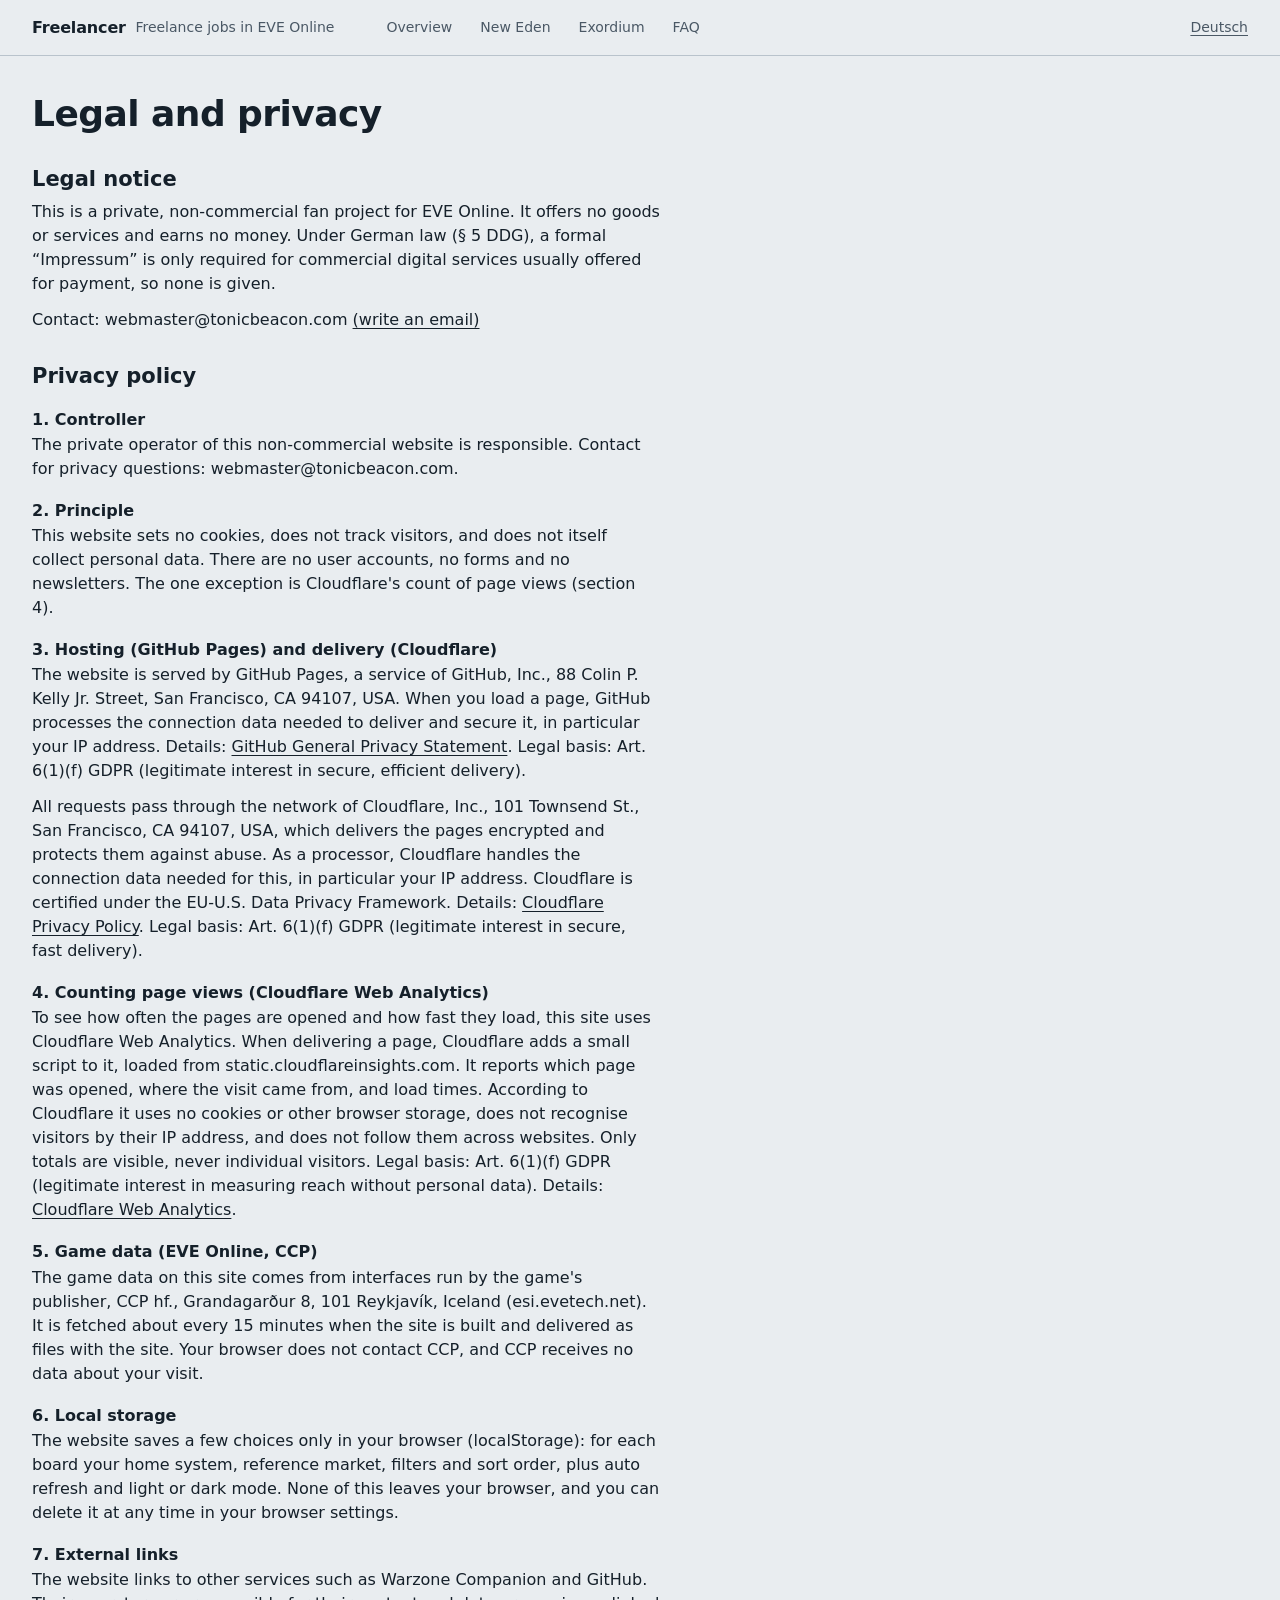
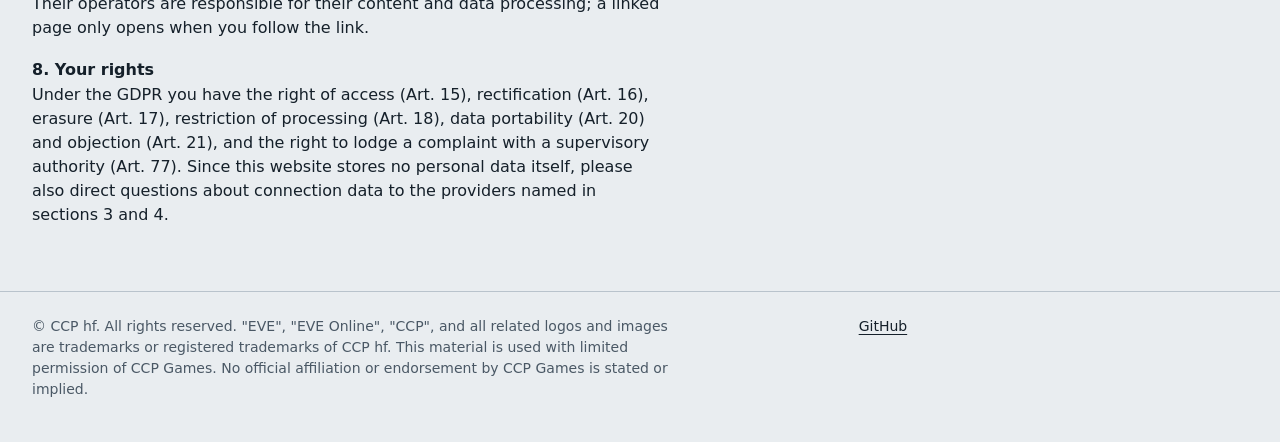
<file: legal/index.html>
<!DOCTYPE html>
<!-- Generated from src/ by tools/build_pages.py. Do not edit by hand. -->
<html lang="en">
<head>
<meta charset="UTF-8">
<meta name="viewport" content="width=device-width, initial-scale=1.0">
<title>Legal and privacy: Freelancer</title>
<meta name="description" content="Legal notice and privacy policy of the Freelancer board.">
<meta name="robots" content="noindex">
<link rel="canonical" href="https://freelancer.tonicdock.com/legal/">
<link rel="alternate" hreflang="en" href="https://freelancer.tonicdock.com/legal/">
<link rel="alternate" hreflang="de" href="https://freelancer.tonicdock.com/de/legal/">
<link rel="alternate" hreflang="x-default" href="https://freelancer.tonicdock.com/legal/">
<meta name="color-scheme" content="light dark">
<meta http-equiv="Content-Security-Policy" content="default-src 'self'; style-src 'self'; script-src https://static.cloudflareinsights.com; base-uri 'none'; form-action 'none';">
<link rel="icon" href="/favicon.svg" type="image/svg+xml">
<link rel="stylesheet" href="/css/app.css">
</head>
<body>
<a class="skip" href="#main" data-i18n="skip">Skip to content</a>

<header class="top">
  <a class="mark" href="/"><b>Freelancer</b> <span data-i18n="site_for">Freelance jobs in EVE Online</span></a>
  <nav class="tabs" data-i18n-aria="nav_label" aria-label="Pages">
    <a href="/" data-i18n="nav_dashboard">Overview</a>
    <a href="/new-eden/" data-i18n="nav_new_eden">New Eden</a>
    <a href="/exordium/" data-i18n="nav_exordium">Exordium</a>
    <a href="/faq/" data-i18n="nav_faq">FAQ</a>
  </nav>
  <div class="top-meta">
    <a class="lang" href="/de/legal/" hreflang="de" lang="de" data-i18n="lang_other">Deutsch</a>
  </div>
</header>

<main class="main legal" id="main">
  <h1>Legal and privacy</h1>

  <h2>Legal notice</h2>
  <p>This is a private, non-commercial fan project for EVE Online. It offers no goods or services and earns no money. Under German law (§ 5 DDG), a formal “Impressum” is only required for commercial digital services usually offered for payment, so none is given.</p>
  <p>Contact: webmaster@tonicbeacon.com <a href="mailto:webmaster@tonicbeacon.com">(write an email)</a></p>

  <h2>Privacy policy</h2>

  <h3>1. Controller</h3>
  <p>The private operator of this non-commercial website is responsible. Contact for privacy questions: webmaster@tonicbeacon.com.</p>

  <h3>2. Principle</h3>
  <p>This website sets no cookies, does not track visitors, and does not itself collect personal data. There are no user accounts, no forms and no newsletters. The one exception is Cloudflare's count of page views (section 4).</p>

  <h3>3. Hosting (GitHub Pages) and delivery (Cloudflare)</h3>
  <p>The website is served by GitHub Pages, a service of GitHub, Inc., 88 Colin P. Kelly Jr. Street, San Francisco, CA 94107, USA. When you load a page, GitHub processes the connection data needed to deliver and secure it, in particular your IP address. Details: <a href="https://docs.github.com/en/site-policy/privacy-policies/github-general-privacy-statement">GitHub General Privacy Statement</a>. Legal basis: Art. 6(1)(f) GDPR (legitimate interest in secure, efficient delivery).</p>
  <p>All requests pass through the network of Cloudflare, Inc., 101 Townsend St., San Francisco, CA 94107, USA, which delivers the pages encrypted and protects them against abuse. As a processor, Cloudflare handles the connection data needed for this, in particular your IP address. Cloudflare is certified under the EU-U.S. Data Privacy Framework. Details: <a href="https://www.cloudflare.com/privacypolicy/">Cloudflare Privacy Policy</a>. Legal basis: Art. 6(1)(f) GDPR (legitimate interest in secure, fast delivery).</p>

  <h3>4. Counting page views (Cloudflare Web Analytics)</h3>
  <p>To see how often the pages are opened and how fast they load, this site uses Cloudflare Web Analytics. When delivering a page, Cloudflare adds a small script to it, loaded from static.cloudflareinsights.com. It reports which page was opened, where the visit came from, and load times. According to Cloudflare it uses no cookies or other browser storage, does not recognise visitors by their IP address, and does not follow them across websites. Only totals are visible, never individual visitors. Legal basis: Art. 6(1)(f) GDPR (legitimate interest in measuring reach without personal data). Details: <a href="https://www.cloudflare.com/web-analytics/">Cloudflare Web Analytics</a>.</p>

  <h3>5. Game data (EVE Online, CCP)</h3>
  <p>The game data on this site comes from interfaces run by the game's publisher, CCP hf., Grandagarður 8, 101 Reykjavík, Iceland (esi.evetech.net). It is fetched about every 15 minutes when the site is built and delivered as files with the site. Your browser does not contact CCP, and CCP receives no data about your visit.</p>

  <h3>6. Local storage</h3>
  <p>The website saves a few choices only in your browser (localStorage): for each board your home system, reference market, filters and sort order, plus auto refresh and light or dark mode. None of this leaves your browser, and you can delete it at any time in your browser settings.</p>

  <h3>7. External links</h3>
  <p>The website links to other services such as Warzone Companion and GitHub. Their operators are responsible for their content and data processing; a linked page only opens when you follow the link.</p>

  <h3>8. Your rights</h3>
  <p>Under the GDPR you have the right of access (Art. 15), rectification (Art. 16), erasure (Art. 17), restriction of processing (Art. 18), data portability (Art. 20) and objection (Art. 21), and the right to lodge a complaint with a supervisory authority (Art. 77). Since this website stores no personal data itself, please also direct questions about connection data to the providers named in sections 3 and 4.</p>
</main>

<footer class="foot">
  <div class="foot-col">
    <p><span data-i18n="legal_ccp1">© CCP hf. All rights reserved. "EVE", "EVE Online", "CCP", and all related logos and images are trademarks or registered trademarks of CCP hf.</span> <span data-i18n="legal_ccp2">This material is used with limited permission of CCP Games. No official affiliation or endorsement by CCP Games is stated or implied.</span></p>
  </div>
  <div class="foot-col">
    <p><a href="https://github.com/GurkeTonic/eve-freelancer">GitHub</a></p>
  </div>
</footer>
</body>
</html>
</file>
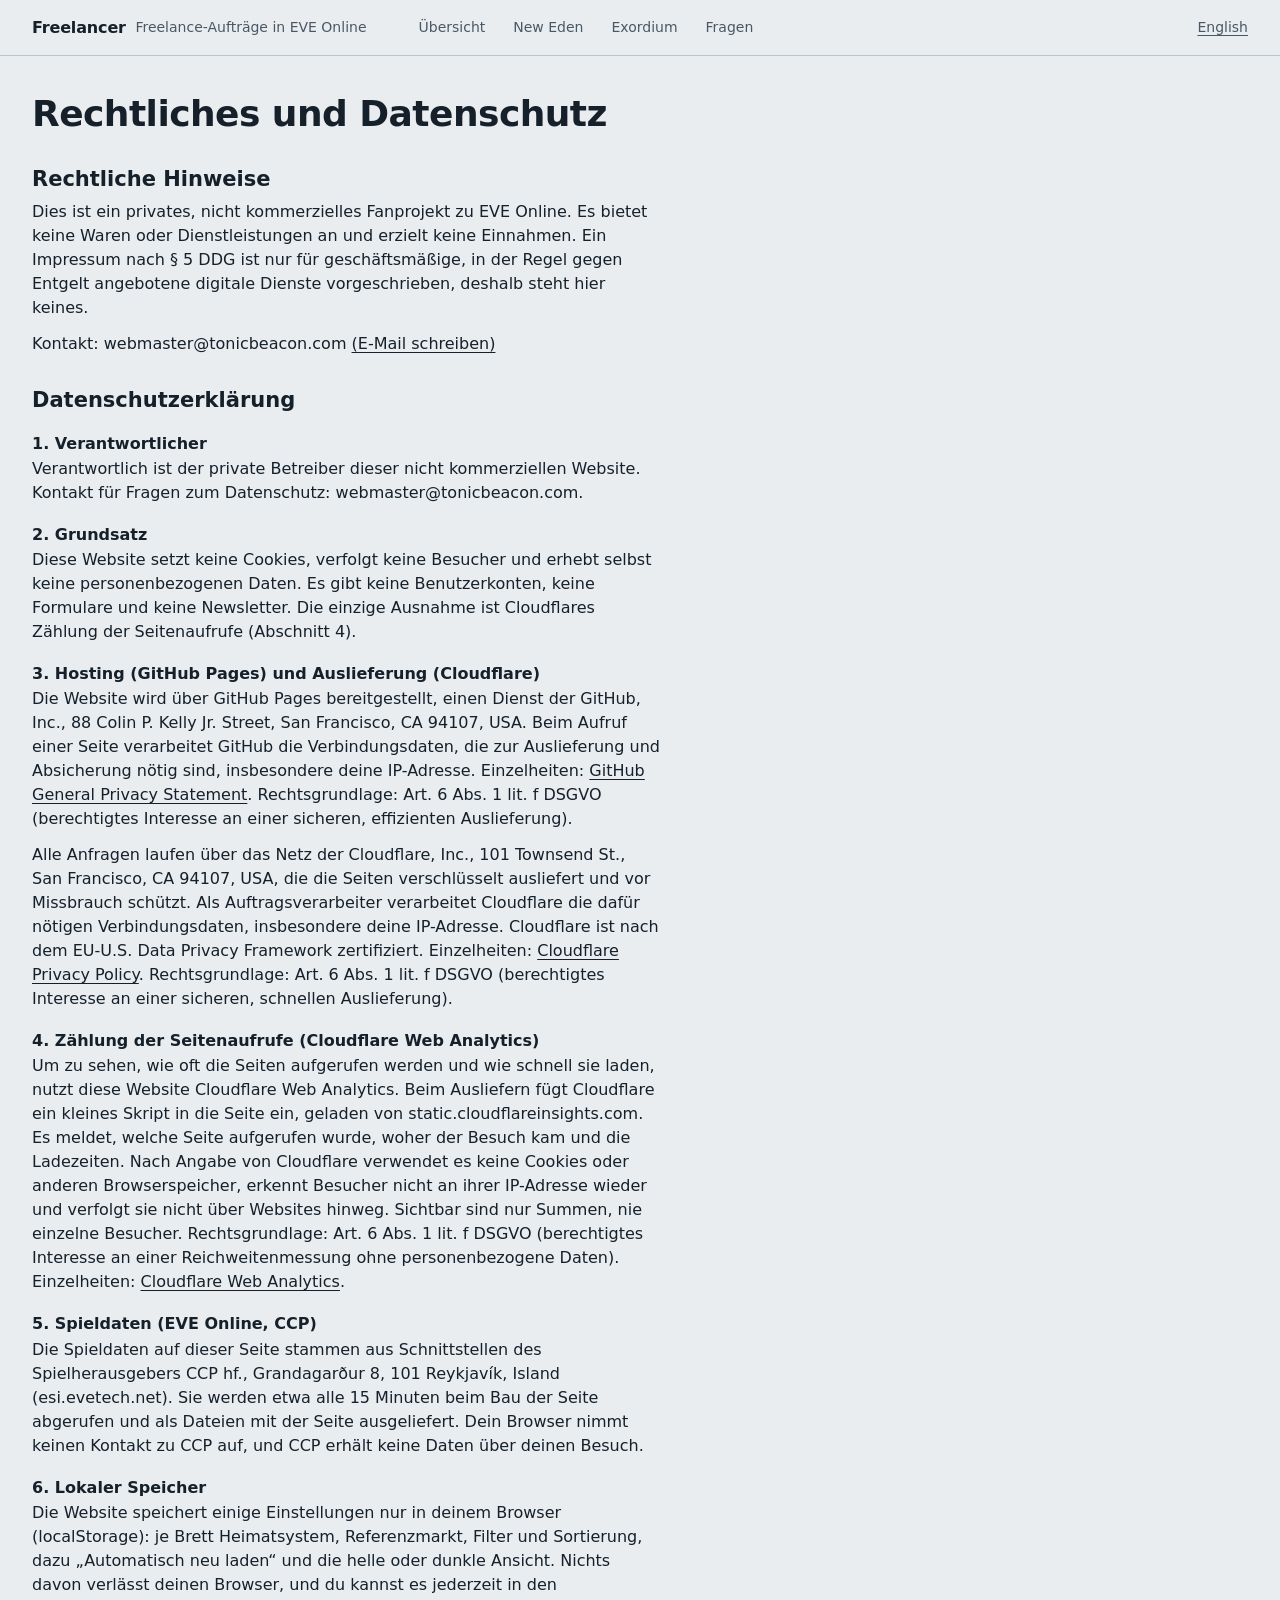
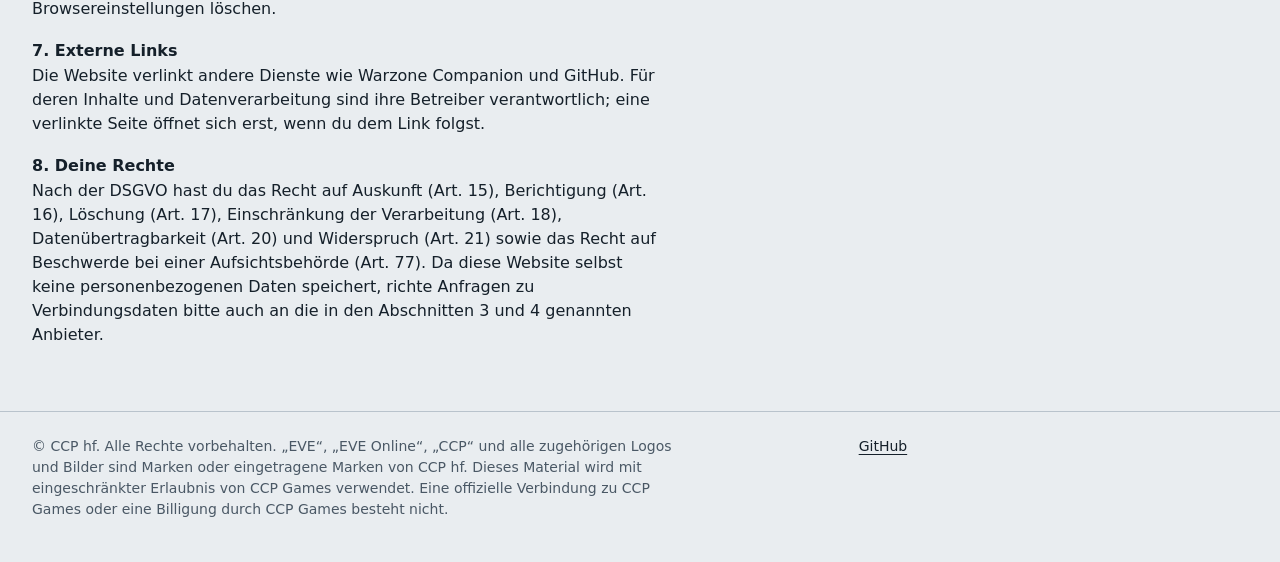
<file: de/legal/index.html>
<!DOCTYPE html>
<!-- Generated from src/ by tools/build_pages.py. Do not edit by hand. -->
<html lang="de">
<head>
<meta charset="UTF-8">
<meta name="viewport" content="width=device-width, initial-scale=1.0">
<title>Rechtliches und Datenschutz: Freelancer</title>
<meta name="description" content="Rechtliche Hinweise und Datenschutzerklärung des Freelancer-Bretts.">
<meta name="robots" content="noindex">
<link rel="canonical" href="https://freelancer.tonicdock.com/de/legal/">
<link rel="alternate" hreflang="en" href="https://freelancer.tonicdock.com/legal/">
<link rel="alternate" hreflang="de" href="https://freelancer.tonicdock.com/de/legal/">
<link rel="alternate" hreflang="x-default" href="https://freelancer.tonicdock.com/legal/">
<meta name="color-scheme" content="light dark">
<meta http-equiv="Content-Security-Policy" content="default-src 'self'; style-src 'self'; script-src https://static.cloudflareinsights.com; base-uri 'none'; form-action 'none';">
<link rel="icon" href="/favicon.svg" type="image/svg+xml">
<link rel="stylesheet" href="/css/app.css">
</head>
<body>
<a class="skip" href="#main" data-i18n="skip">Zum Inhalt</a>

<header class="top">
  <a class="mark" href="/de/"><b>Freelancer</b> <span data-i18n="site_for">Freelance-Aufträge in EVE Online</span></a>
  <nav class="tabs" data-i18n-aria="nav_label" aria-label="Seiten">
    <a href="/de/" data-i18n="nav_dashboard">Übersicht</a>
    <a href="/de/new-eden/" data-i18n="nav_new_eden">New Eden</a>
    <a href="/de/exordium/" data-i18n="nav_exordium">Exordium</a>
    <a href="/de/faq/" data-i18n="nav_faq">Fragen</a>
  </nav>
  <div class="top-meta">
    <a class="lang" href="/legal/" hreflang="en" lang="en" data-i18n="lang_other">English</a>
  </div>
</header>

<main class="main legal" id="main">
  <h1>Rechtliches und Datenschutz</h1>

  <h2>Rechtliche Hinweise</h2>
  <p>Dies ist ein privates, nicht kommerzielles Fanprojekt zu EVE Online. Es bietet keine Waren oder Dienstleistungen an und erzielt keine Einnahmen. Ein Impressum nach § 5 DDG ist nur für geschäftsmäßige, in der Regel gegen Entgelt angebotene digitale Dienste vorgeschrieben, deshalb steht hier keines.</p>
  <p>Kontakt: webmaster@tonicbeacon.com <a href="mailto:webmaster@tonicbeacon.com">(E-Mail schreiben)</a></p>

  <h2>Datenschutzerklärung</h2>

  <h3>1. Verantwortlicher</h3>
  <p>Verantwortlich ist der private Betreiber dieser nicht kommerziellen Website. Kontakt für Fragen zum Datenschutz: webmaster@tonicbeacon.com.</p>

  <h3>2. Grundsatz</h3>
  <p>Diese Website setzt keine Cookies, verfolgt keine Besucher und erhebt selbst keine personenbezogenen Daten. Es gibt keine Benutzerkonten, keine Formulare und keine Newsletter. Die einzige Ausnahme ist Cloudflares Zählung der Seitenaufrufe (Abschnitt 4).</p>

  <h3>3. Hosting (GitHub Pages) und Auslieferung (Cloudflare)</h3>
  <p>Die Website wird über GitHub Pages bereitgestellt, einen Dienst der GitHub, Inc., 88 Colin P. Kelly Jr. Street, San Francisco, CA 94107, USA. Beim Aufruf einer Seite verarbeitet GitHub die Verbindungsdaten, die zur Auslieferung und Absicherung nötig sind, insbesondere deine IP-Adresse. Einzelheiten: <a href="https://docs.github.com/en/site-policy/privacy-policies/github-general-privacy-statement">GitHub General Privacy Statement</a>. Rechtsgrundlage: Art. 6 Abs. 1 lit. f DSGVO (berechtigtes Interesse an einer sicheren, effizienten Auslieferung).</p>
  <p>Alle Anfragen laufen über das Netz der Cloudflare, Inc., 101 Townsend St., San Francisco, CA 94107, USA, die die Seiten verschlüsselt ausliefert und vor Missbrauch schützt. Als Auftragsverarbeiter verarbeitet Cloudflare die dafür nötigen Verbindungsdaten, insbesondere deine IP-Adresse. Cloudflare ist nach dem EU-U.S. Data Privacy Framework zertifiziert. Einzelheiten: <a href="https://www.cloudflare.com/privacypolicy/">Cloudflare Privacy Policy</a>. Rechtsgrundlage: Art. 6 Abs. 1 lit. f DSGVO (berechtigtes Interesse an einer sicheren, schnellen Auslieferung).</p>

  <h3>4. Zählung der Seitenaufrufe (Cloudflare Web Analytics)</h3>
  <p>Um zu sehen, wie oft die Seiten aufgerufen werden und wie schnell sie laden, nutzt diese Website Cloudflare Web Analytics. Beim Ausliefern fügt Cloudflare ein kleines Skript in die Seite ein, geladen von static.cloudflareinsights.com. Es meldet, welche Seite aufgerufen wurde, woher der Besuch kam und die Ladezeiten. Nach Angabe von Cloudflare verwendet es keine Cookies oder anderen Browserspeicher, erkennt Besucher nicht an ihrer IP-Adresse wieder und verfolgt sie nicht über Websites hinweg. Sichtbar sind nur Summen, nie einzelne Besucher. Rechtsgrundlage: Art. 6 Abs. 1 lit. f DSGVO (berechtigtes Interesse an einer Reichweitenmessung ohne personenbezogene Daten). Einzelheiten: <a href="https://www.cloudflare.com/web-analytics/">Cloudflare Web Analytics</a>.</p>

  <h3>5. Spieldaten (EVE Online, CCP)</h3>
  <p>Die Spieldaten auf dieser Seite stammen aus Schnittstellen des Spielherausgebers CCP hf., Grandagarður 8, 101 Reykjavík, Island (esi.evetech.net). Sie werden etwa alle 15 Minuten beim Bau der Seite abgerufen und als Dateien mit der Seite ausgeliefert. Dein Browser nimmt keinen Kontakt zu CCP auf, und CCP erhält keine Daten über deinen Besuch.</p>

  <h3>6. Lokaler Speicher</h3>
  <p>Die Website speichert einige Einstellungen nur in deinem Browser (localStorage): je Brett Heimatsystem, Referenzmarkt, Filter und Sortierung, dazu „Automatisch neu laden“ und die helle oder dunkle Ansicht. Nichts davon verlässt deinen Browser, und du kannst es jederzeit in den Browsereinstellungen löschen.</p>

  <h3>7. Externe Links</h3>
  <p>Die Website verlinkt andere Dienste wie Warzone Companion und GitHub. Für deren Inhalte und Datenverarbeitung sind ihre Betreiber verantwortlich; eine verlinkte Seite öffnet sich erst, wenn du dem Link folgst.</p>

  <h3>8. Deine Rechte</h3>
  <p>Nach der DSGVO hast du das Recht auf Auskunft (Art. 15), Berichtigung (Art. 16), Löschung (Art. 17), Einschränkung der Verarbeitung (Art. 18), Datenübertragbarkeit (Art. 20) und Widerspruch (Art. 21) sowie das Recht auf Beschwerde bei einer Aufsichtsbehörde (Art. 77). Da diese Website selbst keine personenbezogenen Daten speichert, richte Anfragen zu Verbindungsdaten bitte auch an die in den Abschnitten 3 und 4 genannten Anbieter.</p>
</main>

<footer class="foot">
  <div class="foot-col">
    <p><span data-i18n="legal_ccp1">© CCP hf. Alle Rechte vorbehalten. „EVE“, „EVE Online“, „CCP“ und alle zugehörigen Logos und Bilder sind Marken oder eingetragene Marken von CCP hf.</span> <span data-i18n="legal_ccp2">Dieses Material wird mit eingeschränkter Erlaubnis von CCP Games verwendet. Eine offizielle Verbindung zu CCP Games oder eine Billigung durch CCP Games besteht nicht.</span></p>
  </div>
  <div class="foot-col">
    <p><a href="https://github.com/GurkeTonic/eve-freelancer">GitHub</a></p>
  </div>
</footer>
</body>
</html>
</file>
<file: css/app.css>
/* Freelancer: freelance jobs in EVE Online
 * ============================================================================
 *
 * Redesigned 9.10.2026. What this sheet holds to:
 *
 *   1. Colour means security status. The only hues on the page are the
 *      eleven the game client uses for 1.0 down to 0.0 and below (ESI docs,
 *      "System Security"). Everything else is ink on grey plating. Value
 *      against the market is a signed number, not green and red.
 *   2. Every square is a job. The overview opens on the security ladder:
 *      one square per open job, stacked by the security status of the
 *      system it is broadcast from. No decoration besides it.
 *   3. Reward first. In each row the reward is the heaviest type; the name
 *      of the job comes second.
 *   4. One movement: the ladder builds from 1.0 to null once on load.
 *      Nothing else moves by itself.
 *
 * System fonts only. Monospace only for numbers and identifiers (security
 * status, ISK, jumps, counts), never for labels. Type steps from
 * Bringhurst's scale: 12, 14, 16, 21, 24, 36 px.
 */

:root {
  color-scheme: light;

  /* Plating: cool grey, the light theme. */
  --ground: #E9EDF0;
  --ground-2: #DCE3E8;
  --field: #F4F6F8;
  --ink: #15202A;
  --ink-2: #4A5865;
  --rule: #B9C3CC;
  --rule-soft: #D3DAE0;
  --sq-edge: rgb(21 32 42 / 0.3);
  --edge: #768591;   /* control borders, 3:1 against the ground */

  /* The client's security colours. */
  --s10: #2C75E1;
  --s9: #399AEB;
  --s8: #4ECEF8;
  --s7: #60DBA3;
  --s6: #71E754;
  --s5: #F5FF83;
  --s4: #DC6C06;
  --s3: #CE440F;
  --s2: #BB1116;
  --s1: #731F1F;
  --s0: #8D3163;

  --t12: 0.75rem;
  --t14: 0.875rem;
  --t16: 1rem;
  --t21: 1.3125rem;
  --t24: 1.5rem;
  --t36: 2.25rem;

  --sans: system-ui, -apple-system, "Segoe UI Variable Text", "Segoe UI",
          Roboto, Ubuntu, Cantarell, "Helvetica Neue", Arial, sans-serif;
  --mono: ui-monospace, SFMono-Regular, "SF Mono", Menlo, Consolas,
          "Liberation Mono", "DejaVu Sans Mono", monospace;

  --r: 2px;
  --pad: clamp(1rem, 2.5vw, 2.5rem);
  --top: 3.5rem;
  --filters: 15.5rem;
}

/* Hull: blue-grey slate, the dark theme. Three states as before: dark,
   light, or no attribute (follow the system). */
@media (prefers-color-scheme: dark) {
  :root:not([data-theme="light"]) {
    color-scheme: dark;
    --ground: #1A232B;
    --ground-2: #24303A;
    --field: #141C22;
    --ink: #DCE3E9;
    --ink-2: #98A6B2;
    --rule: #3A4955;
    --rule-soft: #2A3640;
    --sq-edge: rgb(220 227 233 / 0.24);
    --edge: #6B7B88;
  }
}
:root[data-theme="dark"] {
  color-scheme: dark;
  --ground: #1A232B;
  --ground-2: #24303A;
  --field: #141C22;
  --ink: #DCE3E9;
  --ink-2: #98A6B2;
  --rule: #3A4955;
  --rule-soft: #2A3640;
  --sq-edge: rgb(220 227 233 / 0.24);
  --edge: #6B7B88;
}

* { box-sizing: border-box; }

body {
  margin: 0;
  background: var(--ground);
  color: var(--ink);
  font-family: var(--sans);
  font-size: var(--t16);
  line-height: 1.5;
  -webkit-font-smoothing: antialiased;
  text-rendering: optimizeLegibility;
}

a { color: var(--ink); text-decoration-thickness: 1px; text-underline-offset: 0.2em; }
a:hover { text-decoration-thickness: 2px; }
:focus-visible { outline: 2px solid var(--ink); outline-offset: 2px; border-radius: var(--r); }

h1, h2, h3 { margin: 0; line-height: 1.2; }

.skip {
  position: absolute; left: -9999px; top: 0; z-index: 50;
  background: var(--ink); color: var(--ground); padding: 0.6rem 1rem;
}
.skip:focus { left: 0; }

.vh {
  position: absolute; width: 1px; height: 1px; overflow: hidden;
  clip-path: inset(50%); white-space: nowrap;
}
.hidden { display: none !important; }
.mono { font-family: var(--mono); font-variant-numeric: tabular-nums; }
.dim { color: var(--ink-2); }

/* ================================================================== Top */

.top {
  position: sticky; top: 0; z-index: 10;
  display: flex; align-items: stretch; flex-wrap: wrap; gap: 0 2.5rem;
  min-height: var(--top); padding: 0 var(--pad);
  background: var(--ground); border-bottom: 1px solid var(--rule);
}
.mark { display: flex; align-items: center; gap: 0.6rem; text-decoration: none; white-space: nowrap; }
.mark b { font-weight: 650; font-size: var(--t16); letter-spacing: -0.01em; }
.mark span { color: var(--ink-2); font-size: var(--t14); }

.tabs { display: flex; gap: 0.25rem; }
.tabs a {
  display: flex; align-items: center; padding: 0 0.75rem; white-space: nowrap;
  color: var(--ink-2); text-decoration: none; font-size: var(--t14);
  border-bottom: 2px solid transparent; margin-bottom: -1px;
}
.tabs a:hover { color: var(--ink); }
.tabs a.active { color: var(--ink); font-weight: 600; border-bottom-color: var(--ink); }

.top-meta { margin-left: auto; display: flex; align-items: center; gap: 1rem; font-size: var(--t14); }
.stamp { color: var(--ink-2); font-variant-numeric: tabular-nums; min-width: 8.5rem; text-align: right; }
.lang { color: var(--ink-2); }

.main { padding: 2.25rem var(--pad) 0; }

/* ============================================================= Controls */

.btn, .facets button {
  display: inline-flex; align-items: center; justify-content: center; gap: 0.5rem;
  min-height: 2rem; padding: 0.25rem 0.75rem;
  font: inherit; font-size: var(--t14); line-height: 1.2; white-space: nowrap;
  color: var(--ink); background: transparent;
  border: 1px solid var(--edge); border-radius: var(--r); cursor: pointer;
}
.btn:hover, .facets button:hover { background: var(--ground-2); }
.btn-quiet { border-color: transparent; color: var(--ink-2); padding-inline: 0.5rem; }
.btn-quiet:hover { color: var(--ink); }
.btn[aria-pressed="true"] { color: var(--ink); font-weight: 600; }
@media (pointer: coarse) {
  .btn, .facets button { min-height: 2.75rem; padding-inline: 0.9rem; }
}

select, input[type="text"], input[type="number"] {
  width: 100%; min-height: 2rem; padding: 0.3rem 0.5rem;
  font: inherit; font-size: var(--t14); color: var(--ink);
  background: var(--field); border: 1px solid var(--edge); border-radius: var(--r);
}
input::placeholder { color: var(--ink-2); }
input[type="number"] { font-family: var(--mono); }

/* ============================================================= Overview */

.intro { margin-bottom: 1.75rem; }
.intro h1 {
  font-size: var(--t36); font-weight: 650; letter-spacing: -0.02em; line-height: 1.1;
  text-wrap: balance;
}
.lede { margin: 0.75rem 0 0; max-width: 62ch; color: var(--ink-2); }

/* The security ladder. Columns on a wide screen, one row per status on a
   phone. Its height is fixed, so the page doesn't move when it fills;
   app.js picks the square size (--s, --g, --per) to fit. */
.ladder {
  --rows: 0;
  --h: 11.5rem;
  display: flex; gap: 1.5rem; margin: 0 0 3rem;
}
.grp { flex: var(--n) 1 0; min-width: 0; display: flex; flex-direction: column; }
.grp ol {
  list-style: none; margin: 0; padding: 0;
  display: grid; grid-template-columns: repeat(var(--n), minmax(0, 1fr)); gap: 0.5rem;
}
.grp li { min-width: 0; }
.sq {
  display: flex; flex-wrap: wrap-reverse; align-content: flex-start; gap: var(--g, 2px);
  height: var(--h);
  width: calc(var(--per, 6) * (var(--s, 10px) + var(--g, 2px)));
  max-width: 100%;
}
.sq i {
  display: block; width: var(--s, 10px); height: var(--s, 10px);
  background: var(--c); box-shadow: inset 0 0 0 1px var(--sq-edge); border-radius: 1px;
}
.sq b {
  flex: 0 0 100%; order: 1; padding-bottom: 0.2rem;
  font: 400 var(--t12)/1.3 var(--mono); color: var(--ink-2); font-variant-numeric: tabular-nums;
}
.grp-none .sq i { background: transparent; box-shadow: inset 0 0 0 1px var(--ink-2); }
.lab {
  display: block; margin-top: 0.4rem;
  font: 600 var(--t12)/1.3 var(--mono); font-variant-numeric: tabular-nums;
}
.gname {
  margin: 0.5rem 0 0; padding-top: 0.35rem; border-top: 1px solid var(--rule);
  font-size: var(--t14); color: var(--ink-2); white-space: nowrap;
}

/* The one movement: each column builds in turn, 1.0 first. */
.ladder.enter .sq i, .ladder.enter .sq b {
  animation: build 0.36s cubic-bezier(0.2, 0.7, 0.3, 1) both;
  animation-delay: calc(var(--i, 0) * 55ms);
}
@keyframes build { from { opacity: 0; transform: translateY(6px); } }
@media (prefers-reduced-motion: reduce) {
  .ladder.enter .sq i, .ladder.enter .sq b { animation: none; }
}

.ov-grid {
  display: grid; grid-template-columns: minmax(0, 2fr) minmax(15rem, 1fr);
  gap: 2.5rem clamp(2rem, 4vw, 4rem); align-items: start;
}
.ov-grid h2 { font-size: var(--t21); font-weight: 650; letter-spacing: -0.01em; }
.note { margin: 0.4rem 0 1rem; max-width: 68ch; font-size: var(--t14); color: var(--ink-2); }
.ov-side h2 + * { margin-top: 0.75rem; }
.ov-side h2:not(:first-child) { margin-top: 2.25rem; }

.boards, .corps { list-style: none; margin: 0; padding: 0; border-top: 1px solid var(--rule); }
.boards a {
  display: grid; grid-template-columns: minmax(0, 1fr) auto; gap: 1rem; align-items: baseline;
  padding: 0.6rem 0; border-bottom: 1px solid var(--rule-soft); text-decoration: none;
}
.boards .bn { font-weight: 600; text-decoration: underline; text-decoration-thickness: 1px; text-underline-offset: 0.2em; }
.boards a:hover .bn { text-decoration-thickness: 2px; }
.boards .bc { font-size: var(--t14); color: var(--ink-2); font-variant-numeric: tabular-nums; text-align: right; }
.corps li {
  display: grid; grid-template-columns: minmax(0, 1fr) auto; gap: 1rem; align-items: baseline;
  padding: 0.4rem 0; border-bottom: 1px solid var(--rule-soft); font-size: var(--t14);
}
.corps .cname { overflow: hidden; text-overflow: ellipsis; white-space: nowrap; }
.corps .n { font-family: var(--mono); color: var(--ink-2); font-variant-numeric: tabular-nums; }

/* ================================================================ Boards */

.board {
  display: grid; grid-template-columns: var(--filters) minmax(0, 1fr);
  gap: 0 clamp(1.5rem, 3vw, 3rem); align-items: start;
}
/* At least a screen tall, so the footer starts below the fold and doesn't
   jump when the rows arrive. */
.results { min-height: calc(100dvh - var(--top)); }
.filters {
  position: sticky; top: calc(var(--top) + 1.5rem);
  max-height: calc(100dvh - var(--top) - 3rem); overflow-y: auto;
  padding-right: 0.25rem;
}
.filters-head { display: flex; align-items: center; justify-content: space-between; gap: 0.5rem; margin-bottom: 0.25rem; }
.filters-head h2 { font-size: var(--t16); font-weight: 650; }
.filters-head .btn { margin-right: -0.5rem; }

/* The separating line is a shadow, not a border: a fieldset draws its
   legend into the top border. Floated, a legend sits in the flow like any
   heading. */
.fblock { display: block; border: 0; margin: 0; padding: 0.85rem 0; box-shadow: inset 0 1px 0 var(--rule-soft); min-width: 0; }
.fblock legend { float: left; width: 100%; }
.fblock legend + * { clear: both; margin-top: 0; }
.fblock legend, .flabel { display: block; padding: 0; margin-bottom: 0.5rem; font-size: var(--t14); color: var(--ink-2); }
.fblock > * + * { margin-top: 0.5rem; }
.range { display: grid; grid-template-columns: 1fr auto 1fr; gap: 0.4rem; align-items: center; }
.inline { display: grid; grid-template-columns: 1fr 4.5rem; gap: 0.5rem; align-items: center; font-size: var(--t14); color: var(--ink-2); }
.check { display: flex; gap: 0.5rem; align-items: flex-start; font-size: var(--t14); cursor: pointer; }
.check input { accent-color: var(--ink); margin: 0.2rem 0 0; }

/* Job type as facets with counts, so a choice never ends in "no jobs". */
.facets { display: flex; flex-direction: column; gap: 1px; }
.facets button {
  justify-content: space-between; width: 100%; text-align: left; white-space: normal;
  border-color: transparent; color: var(--ink-2); margin-inline: -0.75rem; width: calc(100% + 1.5rem);
}
.facets button .n { font-family: var(--mono); font-size: var(--t12); }
.facets button[aria-pressed="true"] { color: var(--ink); font-weight: 600; background: var(--ground-2); }

.rbar { position: relative; display: flex; align-items: baseline; flex-wrap: wrap; gap: 0.5rem 1rem; margin-bottom: 1.25rem; }
.board-title { font-size: var(--t24); font-weight: 650; letter-spacing: -0.015em; }
.rcount { color: var(--ink-2); font-variant-numeric: tabular-nums; min-width: 9rem; }
/* Loading notes float just under the bar instead of taking a line, so
   nothing moves while details and prices arrive. */
.rnote { position: absolute; left: 0; top: calc(100% + 0.1rem); font-size: var(--t12); color: var(--ink-2); }
.rsort { margin-left: auto; display: flex; align-items: center; gap: 0.5rem; font-size: var(--t14); color: var(--ink-2); }
.rsort select { width: auto; }
.filters-toggle { display: none; }
.more { display: flex; width: 100%; margin: 1rem 0 0; min-height: 2.5rem; }

/* ================================================================ Tables */

table { border-collapse: separate; border-spacing: 0; width: 100%; }
thead th {
  position: sticky; top: var(--top); z-index: 2; background: var(--ground);
  padding: 0.5rem 0.75rem; border-bottom: 1px solid var(--rule);
  font-size: var(--t12); font-weight: 600; color: var(--ink-2); text-align: left; white-space: nowrap;
}
th:first-child, td:first-child { padding-left: 0; }
th:last-child, td:last-child { padding-right: 0; }
th.num, td.num { text-align: right; }
th.grow { width: 100%; }

tbody td {
  padding: 0.55rem 0.75rem; vertical-align: baseline; white-space: nowrap;
  border-bottom: 1px solid var(--rule-soft); font-size: var(--t14);
}
tbody tr.job-row { cursor: pointer; }
tbody tr.job-row:hover > td, tbody tr.open > td { background: var(--ground-2); }
/* A ring around a full-bleed row would cut through its first and last
   letters; the focused row gets a bar above and below instead. */
tbody tr.job-row:focus-visible { outline: none; }
tbody tr.job-row:focus-visible > td { background: var(--ground-2); box-shadow: inset 0 2px 0 var(--ink), inset 0 -2px 0 var(--ink); }

.jname { white-space: normal; min-width: 14rem; }
.jname b { font-weight: 500; }
.jname .t { margin-left: 0.5rem; font-size: var(--t12); color: var(--ink-2); white-space: nowrap; }

.sec {
  display: inline-flex; align-items: center; gap: 0.35em; margin-right: 0.45rem;
  font-family: var(--mono); font-size: var(--t12); font-variant-numeric: tabular-nums;
}
.sec::before {
  content: ""; width: 0.7em; height: 0.7em; border-radius: 1px;
  background: var(--c); box-shadow: inset 0 0 0 1px var(--sq-edge);
}
.loc .reg { margin-left: 0.4rem; font-size: var(--t12); color: var(--ink-2); }
.loc .j { margin-left: 0.4rem; font-family: var(--mono); font-size: var(--t12); font-weight: 600; }

td.num { font-family: var(--mono); font-variant-numeric: tabular-nums; }
.reward { font-size: var(--t16); font-weight: 650; }
td.num .u { margin-left: 0.2em; font-family: var(--sans); font-weight: 400; font-size: var(--t14); }
td.num .u-tight { margin-left: 0.05em; }
.v-good { font-weight: 650; }
.v-bad, .v-none { color: var(--ink-2); }
.soon { font-weight: 650; }

.prog { display: inline-flex; align-items: center; gap: 0.5rem; font-family: var(--mono); font-size: var(--t12); color: var(--ink-2); }
.prog-track { display: inline-block; width: 3.5rem; height: 4px; background: var(--rule-soft); border-radius: 1px; overflow: hidden; }
.prog-fill { display: block; height: 100%; background: var(--ink-2); }

tr.job-detail > td { background: var(--ground-2); white-space: normal; padding: 0.25rem 0.75rem 1.25rem; }
.detail { display: grid; grid-template-columns: minmax(0, 1.6fr) minmax(0, 1fr); gap: 0.5rem 2.5rem; }
.detail .desc { margin: 0; white-space: pre-line; max-width: 70ch; }
.detail dl { margin: 0; display: grid; grid-template-columns: auto minmax(0, 1fr); gap: 0.25rem 1rem; font-size: var(--t14); }
.detail dt { color: var(--ink-2); }
.detail dd { margin: 0; }

.skeleton-row td { height: 2.65rem; }
.skeleton-row td::after {
  content: ""; display: block; height: 0.6rem; width: 60%;
  background: var(--rule-soft); border-radius: 1px;
}

.empty { padding: 1.5rem 0; color: var(--ink-2); }

/* =========================================================== FAQ, legal */

.page-faq, .legal { max-width: 68ch; }
.page-faq h1, .legal h1 { font-size: var(--t36); font-weight: 650; letter-spacing: -0.015em; margin-bottom: 1.5rem; }
.page-faq h2 { font-size: var(--t16); font-weight: 650; margin: 2rem 0 0.5rem; }
.legal h2 { font-size: var(--t21); font-weight: 650; margin: 2rem 0 0.5rem; }
.legal h3 { font-size: var(--t16); margin: 1.25rem 0 0.25rem; }
.legal p { margin: 0 0 0.75rem; }
.faq { border-top: 1px solid var(--rule); }
.faq-item { border-bottom: 1px solid var(--rule-soft); }
.faq-item summary { cursor: pointer; padding: 0.7rem 0; font-weight: 500; }
.faq-item p { margin: 0 0 1rem; color: var(--ink-2); }
.faq .mono { color: var(--ink); }

/* =============================================================== States */

.error-box {
  margin-bottom: 1.5rem; padding: 0.75rem 1rem;
  border: 1px solid var(--ink); border-left-width: 4px; font-size: var(--t14);
}

/* =============================================================== Footer */

.foot {
  display: grid; grid-template-columns: minmax(0, 2fr) minmax(0, 1fr); gap: 1rem 3rem;
  margin-top: 4rem; padding: 1.5rem var(--pad) 2rem;
  border-top: 1px solid var(--rule); font-size: var(--t14); color: var(--ink-2);
}
.foot p { margin: 0 0 0.6rem; max-width: 72ch; }
.foot-prefs { display: flex; flex-wrap: wrap; gap: 0.25rem; margin-top: 1rem !important; }
.foot-prefs .btn:first-child { margin-left: -0.5rem; }

/* ================================================================ Narrow */

@media (max-width: 64rem) {
  .ov-grid { grid-template-columns: minmax(0, 1fr); }
  .board { grid-template-columns: minmax(0, 1fr); }
  .filters {
    position: static; max-height: none; overflow: visible; padding: 0; margin-bottom: 1.25rem;
    display: grid; grid-template-columns: repeat(auto-fill, minmax(14rem, 1fr)); gap: 0 1.5rem;
  }
  .filters-head { grid-column: 1 / -1; }
  .facets { flex-direction: row; flex-wrap: wrap; gap: 0.35rem; }
  .facets button { width: auto; margin: 0; border-color: var(--edge); }
  .fblock:has(.facets) { grid-column: 1 / -1; }
  .mark span { display: none; }
}

@media (max-width: 44rem) {
  :root { --top: 0rem; }
  /* Not sticky on a phone: two rows of bar would take a fifth of the
     screen, and without a table head there is nothing to keep in view. */
  .top { position: static; gap: 0 1rem; padding-top: 0.25rem; }
  .mark { min-height: 3rem; }
  /* Room for the time is kept before it arrives, so the bar never wraps
     differently once it does. Reloading the page refreshes on a phone. */
  .stamp { min-width: 8rem; font-size: var(--t12); }
  .top-meta { gap: 0.75rem; }
  #refresh { display: none; }
  .tabs {
    order: 3; width: calc(100% + 2 * var(--pad)); overflow-x: auto;
    margin: 0 calc(-1 * var(--pad)); padding: 0 calc(var(--pad) - 0.75rem);
    border-top: 1px solid var(--rule-soft);
  }
  .tabs a { padding: 0.7rem 0.75rem; }
  .main { padding-top: 1.5rem; }
  .intro h1, .page-faq h1, .legal h1 { font-size: var(--t24); }
  .foot { grid-template-columns: minmax(0, 1fr); }

  /* The ladder turns: one row per status, each group under its name. */
  .ladder { --rows: 1; --h: 1rem; flex-direction: column; gap: 0.6rem; margin-bottom: 2.25rem; }
  .grp ol { grid-template-columns: minmax(0, 1fr); gap: 3px; }
  .grp li { display: grid; grid-template-columns: 2.75rem minmax(0, 1fr); align-items: center; }
  .gname { margin: 0 0 0.3rem; padding: 0 0 0.2rem; border-top: 0; border-bottom: 1px solid var(--rule-soft); font-size: var(--t12); }
  .grp ol + .gname { order: -1; }
  .grp { display: flex; flex-direction: column; }
  .lab { order: -1; margin: 0; }
  .sq { flex-wrap: wrap; align-content: center; width: auto; height: var(--h); }
  .sq b { flex: 0 0 auto; order: 0; padding: 0 0 0 0.35rem; line-height: 1; align-self: center; }

  /* The job table becomes one block per job: name across the top, the
     numbers in a row underneath. A table scrolled sideways on a phone hides
     exactly the columns that decide (reward, value). */
  table.jobs thead { position: absolute; width: 1px; height: 1px; overflow: hidden; clip-path: inset(50%); }
  table.jobs, table.jobs tbody { display: block; }
  table.jobs tr.job-row, table.jobs tr.skeleton-row {
    display: grid; grid-template-columns: minmax(0, 1fr) auto auto; gap: 0.2rem 1.25rem; align-items: baseline;
    padding: 0.75rem 0; border-bottom: 1px solid var(--rule-soft);
  }
  table.jobs tr.job-row > td { display: block; padding: 0; border: 0; background: none; white-space: normal; text-align: left; }
  .filters { display: none; }
  .show-filters .filters { display: grid; }
  .filters-toggle { display: inline-flex; }
  .rbar { display: grid; grid-template-columns: auto minmax(0, 1fr); align-items: baseline; gap: 0.6rem 1rem; }
  .rcount { min-width: 0; }
  .filters-toggle { grid-row: 2; grid-column: 1; justify-self: start; }
  .rsort { grid-row: 2; grid-column: 2; justify-self: stretch; margin: 0; min-width: 0; }
  .rsort select { flex: 1 1 auto; min-width: 0; width: 100%; }

  table.jobs td.jname { grid-column: 1 / -1; grid-row: 1; min-width: 0; }
  table.jobs td.loc { grid-column: 1 / -1; grid-row: 2; }
  table.jobs td.c-reward, table.jobs td.c-value, table.jobs td.c-exp { grid-row: 3; }
  table.jobs td.c-prog { grid-row: 4; grid-column: 1 / -1; }
  table.jobs td.c-reward { grid-column: 1; }
  table.jobs td.c-reward .reward:not(.cover)::after { content: " ISK"; font-weight: 400; color: var(--ink-2); font-size: var(--t12); }
  table.jobs td.c-value { grid-column: 2; text-align: right; }
  table.jobs td.c-exp { grid-column: 3; text-align: right; }
  table.jobs td[data-l]::before { content: attr(data-l) " "; font-family: var(--sans); font-size: var(--t12); color: var(--ink-2); }
  table.jobs tr.job-detail { display: block; }
  table.jobs tr.job-detail > td { display: block; padding: 0.5rem 0 1.25rem; }
  table.jobs tr.skeleton-row { height: 5.6rem; }
  table.jobs tr.skeleton-row td { display: none; }
  table.jobs tr.skeleton-row td:first-child { display: block; height: auto; }
  .detail { grid-template-columns: minmax(0, 1fr); }
  .jname .t { display: block; margin: 0.1rem 0 0; }
}
@media (max-width: 64rem) and (min-width: 44.01rem) {
  .scroll { overflow-x: auto; }
  thead th { top: 0; }
}
</file>
